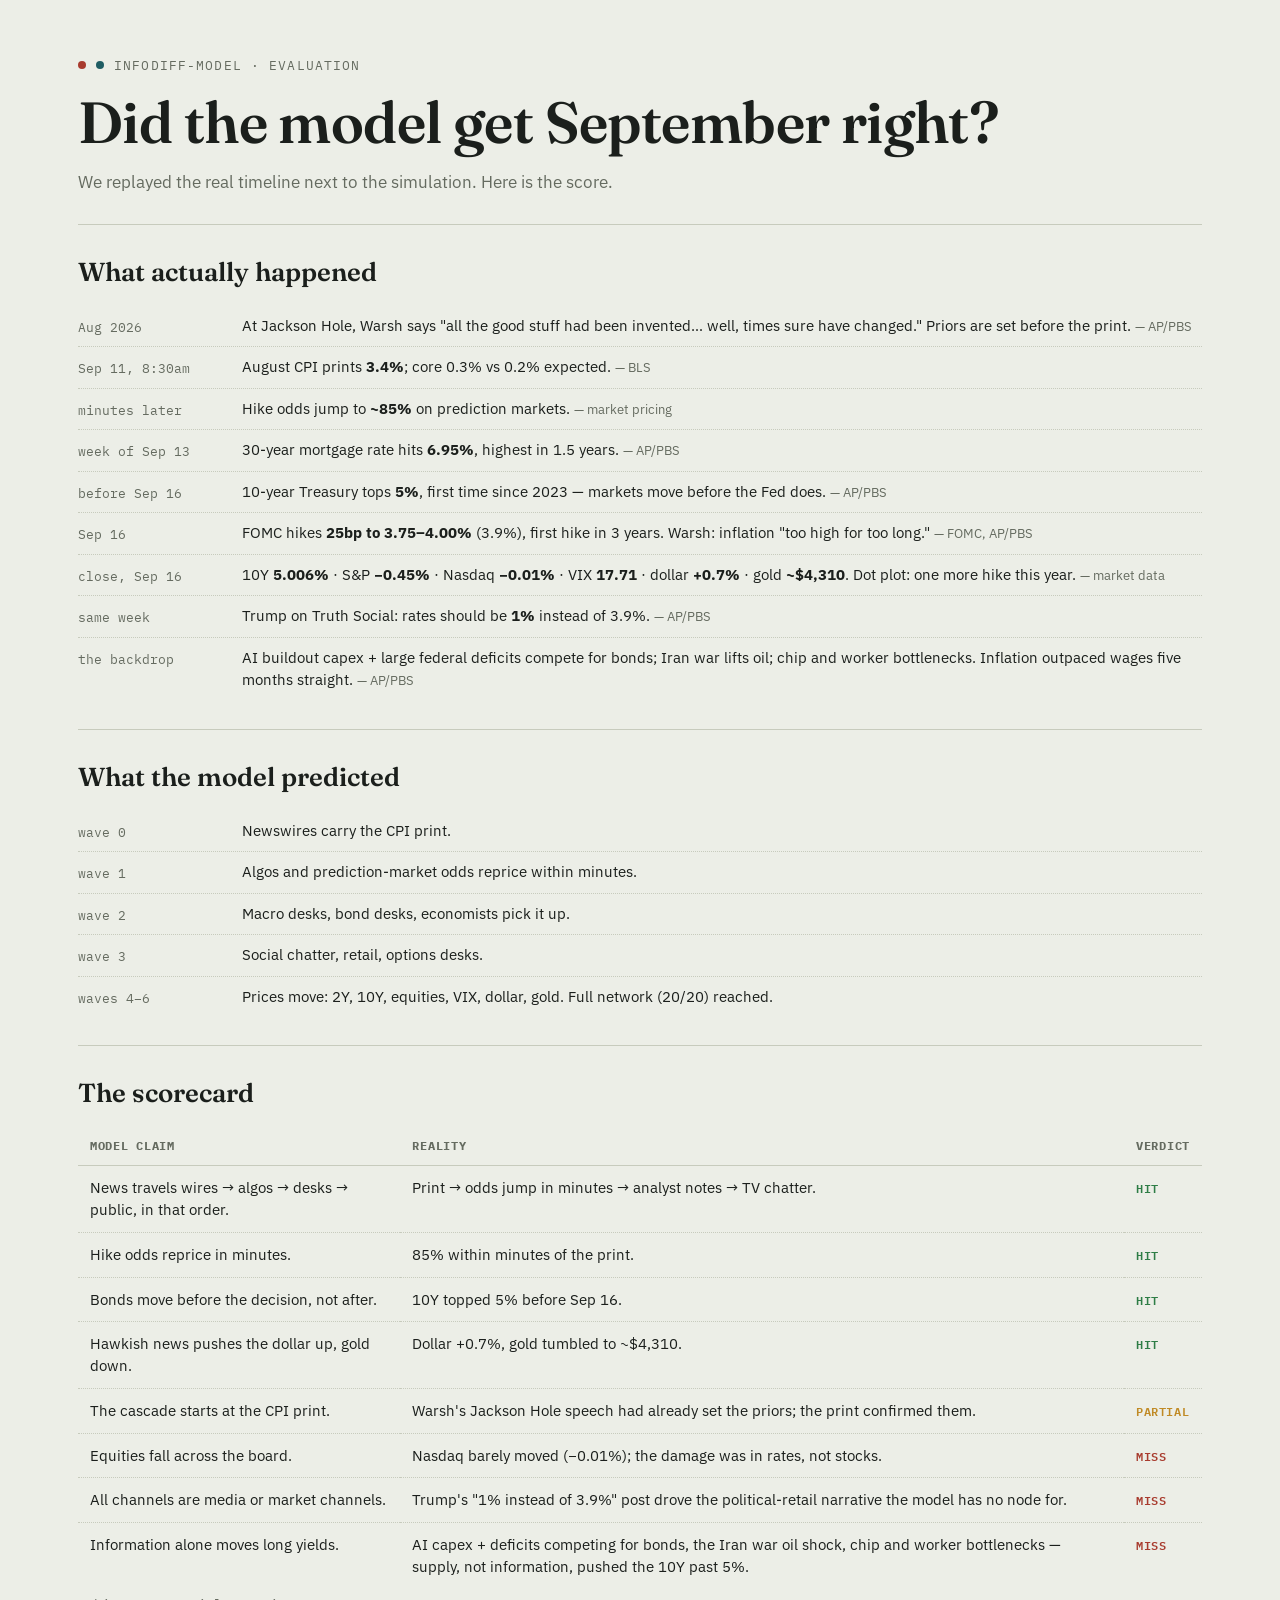
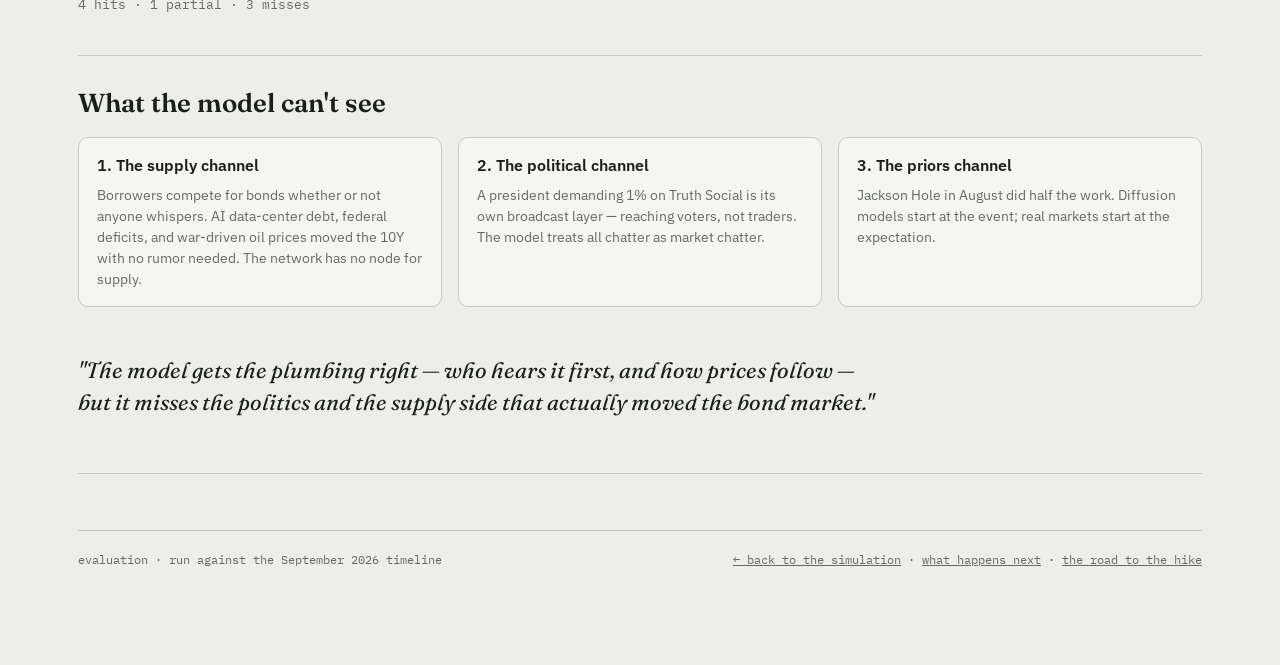
<file: docs/evaluation.html>
<!doctype html>
<html lang="en">
<head>
<meta charset="utf-8" />
<meta name="viewport" content="width=device-width, initial-scale=1" />
<title>Did the model get September right? · infodiff-model</title>
<meta name="description" content="An honest evaluation of the infodiff-model diffusion simulation against the real September 2026 CPI-to-rate-hike timeline." />
<link rel="preconnect" href="https://fonts.googleapis.com" />
<link rel="preconnect" href="https://fonts.gstatic.com" crossorigin />
<link href="https://fonts.googleapis.com/css2?family=Fraunces:ital,wght@0,500;0,600;1,500&family=IBM+Plex+Sans:wght@400;500;600&family=IBM+Plex+Mono:wght@400;500&display=swap" rel="stylesheet" />
<link rel="stylesheet" href="style.css" />
<style>
  .eval-section { padding: 28px 0; border-bottom: 1px solid var(--line); }
  .eval-section h2 { font-family: var(--font-display); font-size: 26px; font-weight: 600; margin: 0 0 14px; }
  .timeline-list { list-style: none; margin: 0; padding: 0; }
  .timeline-list li { display: grid; grid-template-columns: 150px 1fr; gap: 14px; padding: 9px 0; border-bottom: 1px dotted var(--line); }
  .timeline-list li:last-child { border-bottom: none; }
  .t-date { font-family: var(--font-mono); font-size: 12.5px; color: var(--muted); padding-top: 3px; }
  .t-body { font-size: 15px; }
  .t-body .src { color: var(--muted); font-size: 13px; }
  .scorecard { width: 100%; border-collapse: collapse; font-size: 14.5px; }
  .scorecard th { text-align: left; font-family: var(--font-mono); font-size: 12px; letter-spacing: .06em; text-transform: uppercase; color: var(--muted); padding: 10px 12px; border-bottom: 1px solid var(--line); }
  .scorecard td { padding: 11px 12px; border-bottom: 1px dotted var(--line); vertical-align: top; }
  .scorecard tr:last-child td { border-bottom: none; }
  .verdict { font-family: var(--font-mono); font-size: 12px; font-weight: 600; letter-spacing: .05em; white-space: nowrap; }
  .v-hit { color: #2e7d46; } .v-partial { color: var(--gold); } .v-miss { color: var(--hi); }
  .miss-grid { display: grid; grid-template-columns: repeat(auto-fit, minmax(260px, 1fr)); gap: 16px; }
  .miss-card { background: var(--paper-raised); border: 1px solid var(--line); border-radius: 10px; padding: 16px 18px; }
  .miss-card h3 { font-size: 15.5px; margin: 0 0 8px; font-weight: 600; }
  .miss-card p { font-size: 14px; color: var(--muted); margin: 0; }
  .bottomline { font-family: var(--font-display); font-size: 22px; font-style: italic; line-height: 1.45; padding: 26px 0 4px; max-width: 800px; }
  .score-big { font-family: var(--font-mono); font-size: 13px; color: var(--muted); margin-top: 6px; }
  @media (max-width: 640px) { .timeline-list li { grid-template-columns: 1fr; gap: 2px; } }
</style>
</head>
<body>
<div class="wrap">

  <header class="hero">
    <div class="eyebrow">
      <span class="dot-hi"></span><span class="dot-officer"></span>
      infodiff-model · evaluation
    </div>
    <h1>Did the model get September right?</h1>
    <p class="dek">
      We replayed the real timeline next to the simulation. Here is the score.
    </p>
  </header>

  <section class="eval-section">
    <h2>What actually happened</h2>
    <ul class="timeline-list">
      <li>
        <div class="t-date">Aug 2026</div>
        <div class="t-body">At Jackson Hole, Warsh says "all the good stuff had been invented… well, times sure have changed." Priors are set before the print. <span class="src">— AP/PBS</span></div>
      </li>
      <li>
        <div class="t-date">Sep 11, 8:30am</div>
        <div class="t-body">August CPI prints <strong>3.4%</strong>; core 0.3% vs 0.2% expected. <span class="src">— BLS</span></div>
      </li>
      <li>
        <div class="t-date">minutes later</div>
        <div class="t-body">Hike odds jump to <strong>~85%</strong> on prediction markets. <span class="src">— market pricing</span></div>
      </li>
      <li>
        <div class="t-date">week of Sep 13</div>
        <div class="t-body">30-year mortgage rate hits <strong>6.95%</strong>, highest in 1.5 years. <span class="src">— AP/PBS</span></div>
      </li>
      <li>
        <div class="t-date">before Sep 16</div>
        <div class="t-body">10-year Treasury tops <strong>5%</strong>, first time since 2023 — markets move before the Fed does. <span class="src">— AP/PBS</span></div>
      </li>
      <li>
        <div class="t-date">Sep 16</div>
        <div class="t-body">FOMC hikes <strong>25bp to 3.75–4.00%</strong> (3.9%), first hike in 3 years. Warsh: inflation "too high for too long." <span class="src">— FOMC, AP/PBS</span></div>
      </li>
      <li>
        <div class="t-date">close, Sep 16</div>
        <div class="t-body">10Y <strong>5.006%</strong> · S&amp;P <strong>−0.45%</strong> · Nasdaq <strong>−0.01%</strong> · VIX <strong>17.71</strong> · dollar <strong>+0.7%</strong> · gold <strong>~$4,310</strong>. Dot plot: one more hike this year. <span class="src">— market data</span></div>
      </li>
      <li>
        <div class="t-date">same week</div>
        <div class="t-body">Trump on Truth Social: rates should be <strong>1%</strong> instead of 3.9%. <span class="src">— AP/PBS</span></div>
      </li>
      <li>
        <div class="t-date">the backdrop</div>
        <div class="t-body">AI buildout capex + large federal deficits compete for bonds; Iran war lifts oil; chip and worker bottlenecks. Inflation outpaced wages five months straight. <span class="src">— AP/PBS</span></div>
      </li>
    </ul>
  </section>

  <section class="eval-section">
    <h2>What the model predicted</h2>
    <ul class="timeline-list">
      <li>
        <div class="t-date">wave 0</div>
        <div class="t-body">Newswires carry the CPI print.</div>
      </li>
      <li>
        <div class="t-date">wave 1</div>
        <div class="t-body">Algos and prediction-market odds reprice within minutes.</div>
      </li>
      <li>
        <div class="t-date">wave 2</div>
        <div class="t-body">Macro desks, bond desks, economists pick it up.</div>
      </li>
      <li>
        <div class="t-date">wave 3</div>
        <div class="t-body">Social chatter, retail, options desks.</div>
      </li>
      <li>
        <div class="t-date">waves 4–6</div>
        <div class="t-body">Prices move: 2Y, 10Y, equities, VIX, dollar, gold. Full network (20/20) reached.</div>
      </li>
    </ul>
  </section>

  <section class="eval-section">
    <h2>The scorecard</h2>
    <table class="scorecard">
      <thead><tr><th>Model claim</th><th>Reality</th><th>Verdict</th></tr></thead>
      <tbody>
        <tr>
          <td>News travels wires → algos → desks → public, in that order.</td>
          <td>Print → odds jump in minutes → analyst notes → TV chatter.</td>
          <td><span class="verdict v-hit">HIT</span></td>
        </tr>
        <tr>
          <td>Hike odds reprice in minutes.</td>
          <td>85% within minutes of the print.</td>
          <td><span class="verdict v-hit">HIT</span></td>
        </tr>
        <tr>
          <td>Bonds move before the decision, not after.</td>
          <td>10Y topped 5% before Sep 16.</td>
          <td><span class="verdict v-hit">HIT</span></td>
        </tr>
        <tr>
          <td>Hawkish news pushes the dollar up, gold down.</td>
          <td>Dollar +0.7%, gold tumbled to ~$4,310.</td>
          <td><span class="verdict v-hit">HIT</span></td>
        </tr>
        <tr>
          <td>The cascade starts at the CPI print.</td>
          <td>Warsh's Jackson Hole speech had already set the priors; the print confirmed them.</td>
          <td><span class="verdict v-partial">PARTIAL</span></td>
        </tr>
        <tr>
          <td>Equities fall across the board.</td>
          <td>Nasdaq barely moved (−0.01%); the damage was in rates, not stocks.</td>
          <td><span class="verdict v-miss">MISS</span></td>
        </tr>
        <tr>
          <td>All channels are media or market channels.</td>
          <td>Trump's "1% instead of 3.9%" post drove the political-retail narrative the model has no node for.</td>
          <td><span class="verdict v-miss">MISS</span></td>
        </tr>
        <tr>
          <td>Information alone moves long yields.</td>
          <td>AI capex + deficits competing for bonds, the Iran war oil shock, chip and worker bottlenecks — supply, not information, pushed the 10Y past 5%.</td>
          <td><span class="verdict v-miss">MISS</span></td>
        </tr>
      </tbody>
    </table>
    <p class="score-big">4 hits · 1 partial · 3 misses</p>
  </section>

  <section class="eval-section">
    <h2>What the model can't see</h2>
    <div class="miss-grid">
      <div class="miss-card">
        <h3>1. The supply channel</h3>
        <p>Borrowers compete for bonds whether or not anyone whispers. AI data-center debt, federal deficits, and war-driven oil prices moved the 10Y with no rumor needed. The network has no node for supply.</p>
      </div>
      <div class="miss-card">
        <h3>2. The political channel</h3>
        <p>A president demanding 1% on Truth Social is its own broadcast layer — reaching voters, not traders. The model treats all chatter as market chatter.</p>
      </div>
      <div class="miss-card">
        <h3>3. The priors channel</h3>
        <p>Jackson Hole in August did half the work. Diffusion models start at the event; real markets start at the expectation.</p>
      </div>
    </div>
    <p class="bottomline">
      "The model gets the plumbing right — who hears it first, and how prices follow — but it misses the politics and the supply side that actually moved the bond market."
    </p>
  </section>

  <footer>
    <span>evaluation · run against the September 2026 timeline</span>
    <span><a href="index.html">← back to the simulation</a> · <a href="next.html">what happens next</a> · <a href="timeline.html">the road to the hike</a></span>
  </footer>

</div>
</body>
</html>
</file>
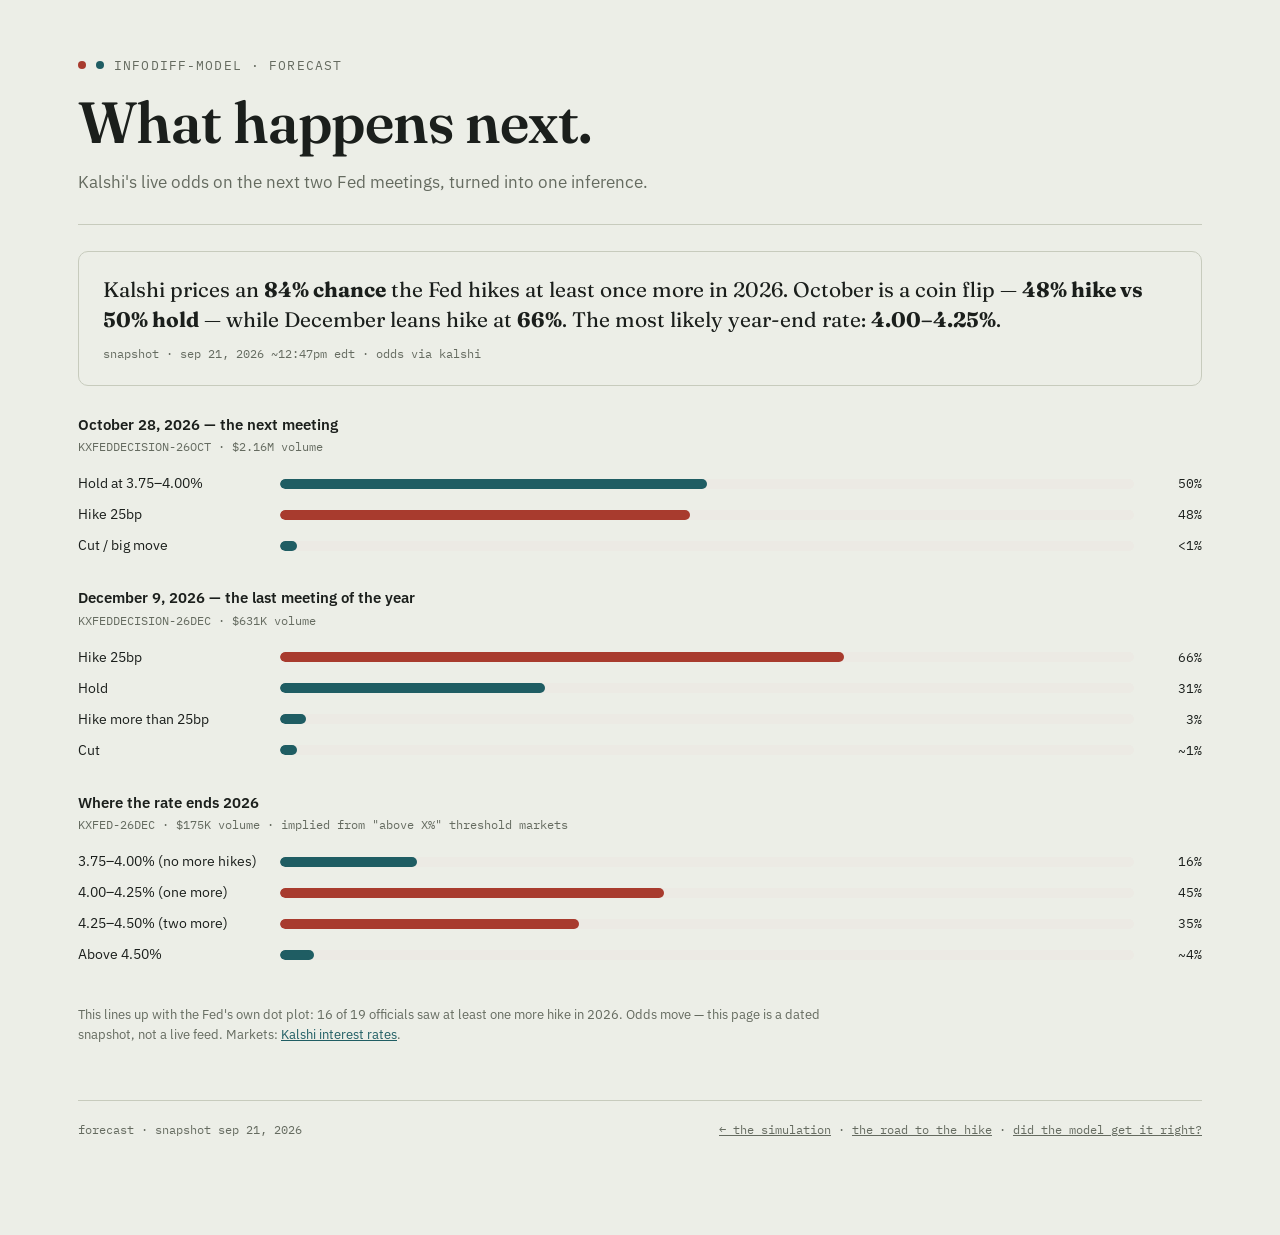
<file: docs/next.html>
<!doctype html>
<html lang="en">
<head>
<meta charset="utf-8" />
<meta name="viewport" content="width=device-width, initial-scale=1" />
<title>What happens next · infodiff-model</title>
<meta name="description" content="Kalshi prediction-market odds on the next Fed decisions, turned into one inference." />
<link rel="preconnect" href="https://fonts.googleapis.com" />
<link rel="preconnect" href="https://fonts.gstatic.com" crossorigin />
<link href="https://fonts.googleapis.com/css2?family=Fraunces:ital,wght@0,500;0,600;1,500&family=IBM+Plex+Sans:wght@400;500;600&family=IBM+Plex+Mono:wght@400;500&display=swap" rel="stylesheet" />
<link rel="stylesheet" href="style.css" />
<style>
  .nx-inference {
    background: var(--card); border: 1px solid var(--line); border-radius: 10px;
    padding: 22px 24px; margin: 26px 0 8px;
  }
  .nx-inference p { font-family: var(--font-display); font-size: 21px; line-height: 1.45; margin: 0; }
  .nx-inference .src { font-family: var(--font-mono); font-size: 12px; color: var(--muted); margin-top: 10px; }
  .nx-meet { padding: 20px 0 6px; }
  .nx-meet h2 { font-size: 15px; font-weight: 600; margin: 0 0 2px; }
  .nx-meet .meta { font-family: var(--font-mono); font-size: 12px; color: var(--muted); margin-bottom: 12px; }
  .nx-row { display: grid; grid-template-columns: 190px 1fr 56px; gap: 12px; align-items: center; padding: 5px 0; }
  .nx-label { font-size: 14px; }
  .nx-bar { height: 10px; background: #eceae4; border-radius: 5px; overflow: hidden; }
  .nx-bar i { display: block; height: 100%; background: var(--officer); border-radius: 5px; }
  .nx-bar i.hot { background: var(--hi); }
  .nx-pct { font-family: var(--font-mono); font-size: 13px; text-align: right; }
  .nx-note { font-size: 13px; color: var(--muted); padding: 16px 0 0; max-width: 760px; }
  @media (max-width: 640px) { .nx-row { grid-template-columns: 130px 1fr 48px; } }
</style>
</head>
<body>
<div class="wrap">

  <header class="hero">
    <div class="eyebrow">
      <span class="dot-hi"></span><span class="dot-officer"></span>
      infodiff-model · forecast
    </div>
    <h1>What happens next.</h1>
    <p class="dek">
      Kalshi's live odds on the next two Fed meetings, turned into one inference.
    </p>
  </header>

  <div class="nx-inference">
    <p>Kalshi prices an <strong>84% chance</strong> the Fed hikes at least once more in 2026. October is a coin flip — <strong>48% hike vs 50% hold</strong> — while December leans hike at <strong>66%</strong>. The most likely year-end rate: <strong>4.00–4.25%</strong>.</p>
    <div class="src">snapshot · sep 21, 2026 ~12:47pm edt · odds via kalshi</div>
  </div>

  <div class="nx-meet">
    <h2>October 28, 2026 — the next meeting</h2>
    <div class="meta">KXFEDDECISION-26OCT · $2.16M volume</div>
    <div class="nx-row"><div class="nx-label">Hold at 3.75–4.00%</div><div class="nx-bar"><i style="width:50%"></i></div><div class="nx-pct">50%</div></div>
    <div class="nx-row"><div class="nx-label">Hike 25bp</div><div class="nx-bar"><i class="hot" style="width:48%"></i></div><div class="nx-pct">48%</div></div>
    <div class="nx-row"><div class="nx-label">Cut / big move</div><div class="nx-bar"><i style="width:2%"></i></div><div class="nx-pct">&lt;1%</div></div>
  </div>

  <div class="nx-meet">
    <h2>December 9, 2026 — the last meeting of the year</h2>
    <div class="meta">KXFEDDECISION-26DEC · $631K volume</div>
    <div class="nx-row"><div class="nx-label">Hike 25bp</div><div class="nx-bar"><i class="hot" style="width:66%"></i></div><div class="nx-pct">66%</div></div>
    <div class="nx-row"><div class="nx-label">Hold</div><div class="nx-bar"><i style="width:31%"></i></div><div class="nx-pct">31%</div></div>
    <div class="nx-row"><div class="nx-label">Hike more than 25bp</div><div class="nx-bar"><i style="width:3%"></i></div><div class="nx-pct">3%</div></div>
    <div class="nx-row"><div class="nx-label">Cut</div><div class="nx-bar"><i style="width:2%"></i></div><div class="nx-pct">~1%</div></div>
  </div>

  <div class="nx-meet">
    <h2>Where the rate ends 2026</h2>
    <div class="meta">KXFED-26DEC · $175K volume · implied from "above X%" threshold markets</div>
    <div class="nx-row"><div class="nx-label">3.75–4.00% (no more hikes)</div><div class="nx-bar"><i style="width:16%"></i></div><div class="nx-pct">16%</div></div>
    <div class="nx-row"><div class="nx-label">4.00–4.25% (one more)</div><div class="nx-bar"><i class="hot" style="width:45%"></i></div><div class="nx-pct">45%</div></div>
    <div class="nx-row"><div class="nx-label">4.25–4.50% (two more)</div><div class="nx-bar"><i class="hot" style="width:35%"></i></div><div class="nx-pct">35%</div></div>
    <div class="nx-row"><div class="nx-label">Above 4.50%</div><div class="nx-bar"><i style="width:4%"></i></div><div class="nx-pct">~4%</div></div>
  </div>

  <p class="nx-note">
    This lines up with the Fed's own dot plot: 16 of 19 officials saw at least one more hike in 2026.
    Odds move — this page is a dated snapshot, not a live feed.
    Markets: <a href="https://kalshi.com/category/financials/interest-rates">Kalshi interest rates</a>.
  </p>

  <footer>
    <span>forecast · snapshot sep 21, 2026</span>
    <span><a href="index.html">← the simulation</a> · <a href="timeline.html">the road to the hike</a> · <a href="evaluation.html">did the model get it right?</a></span>
  </footer>

</div>
</body>
</html>
</file>
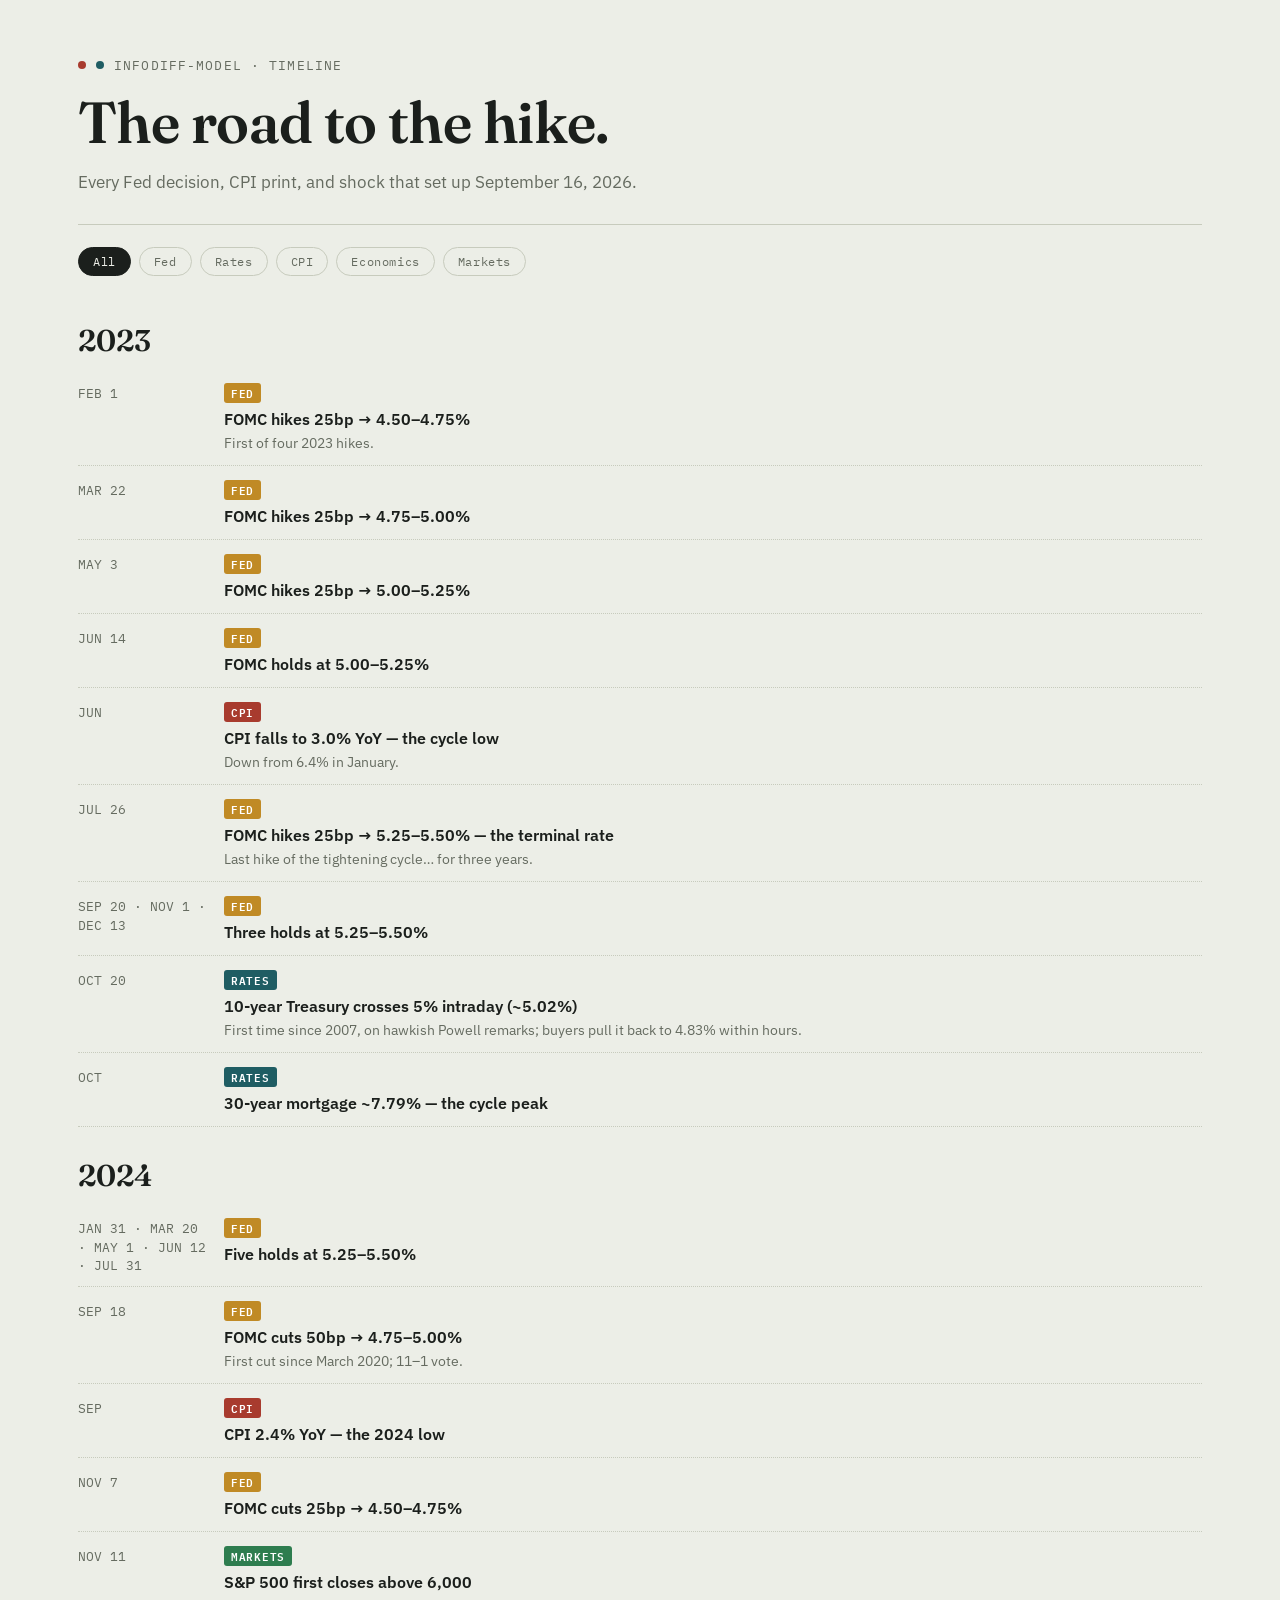
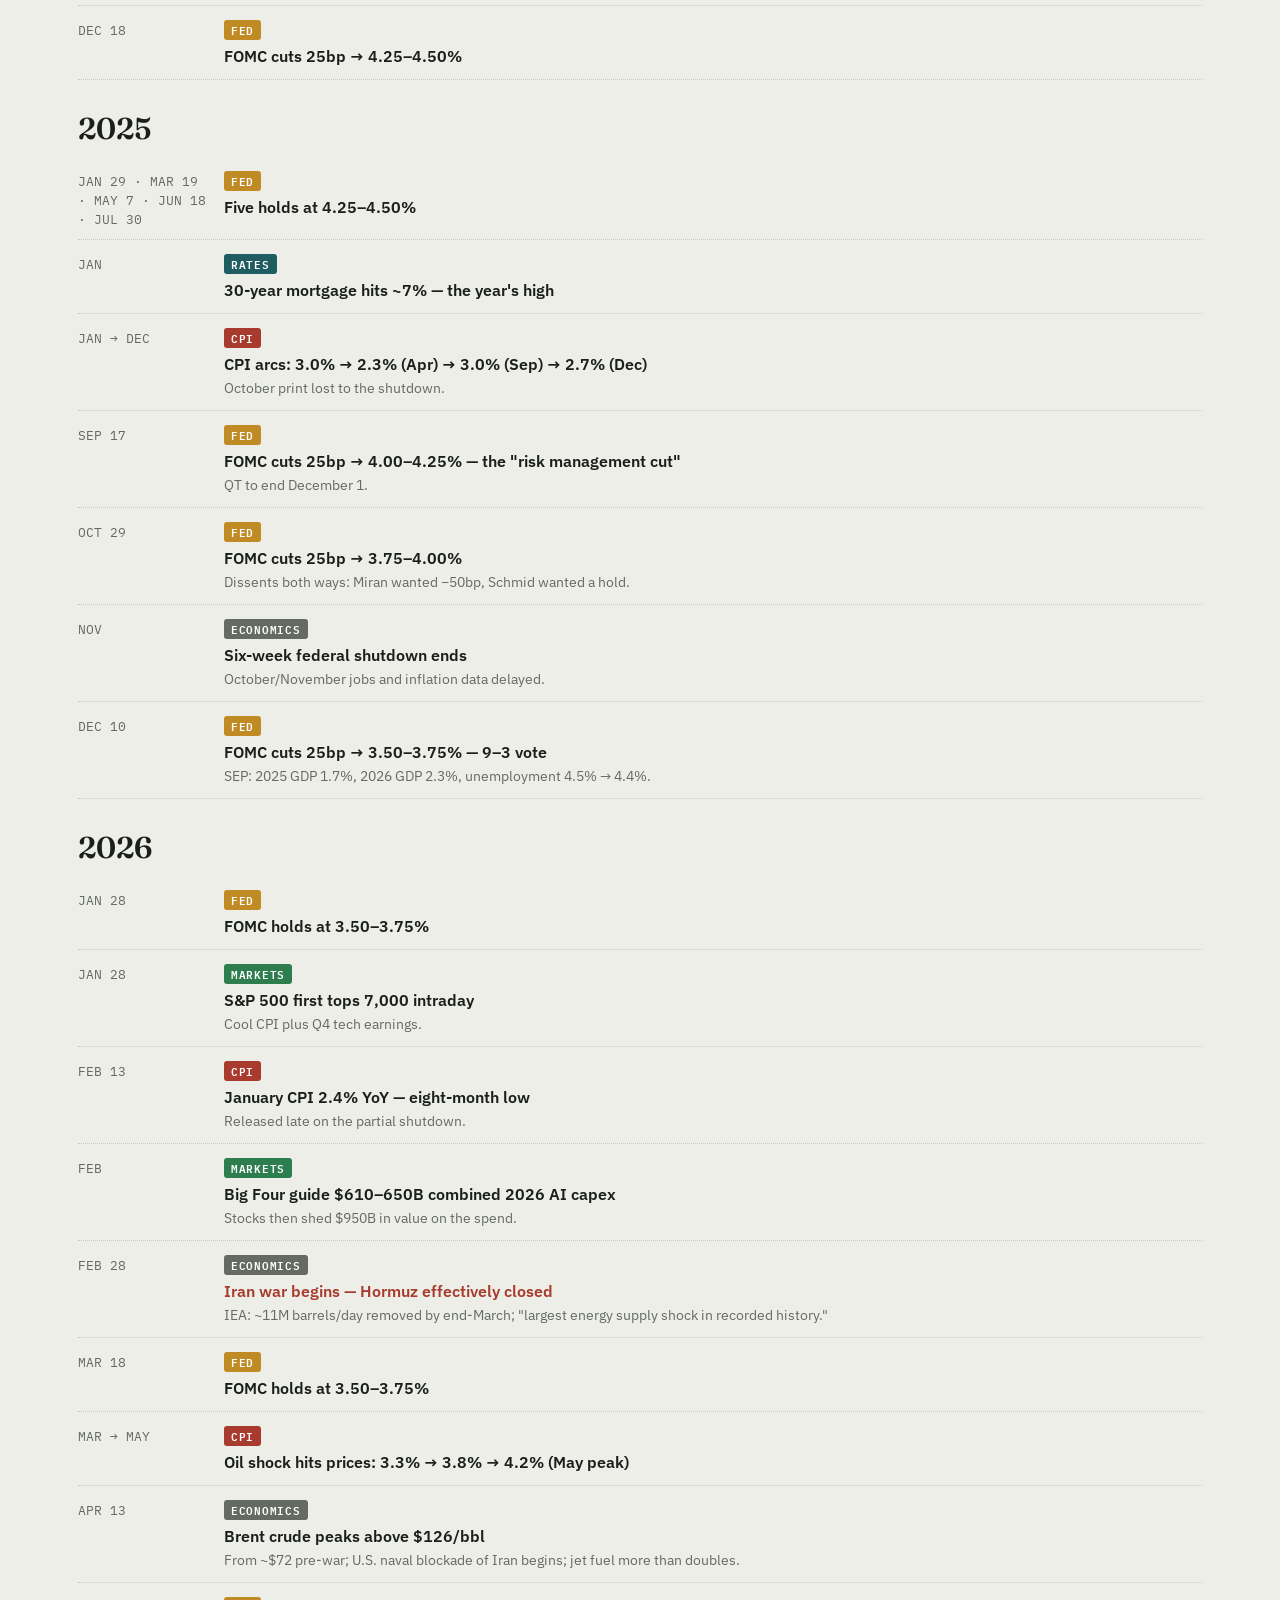
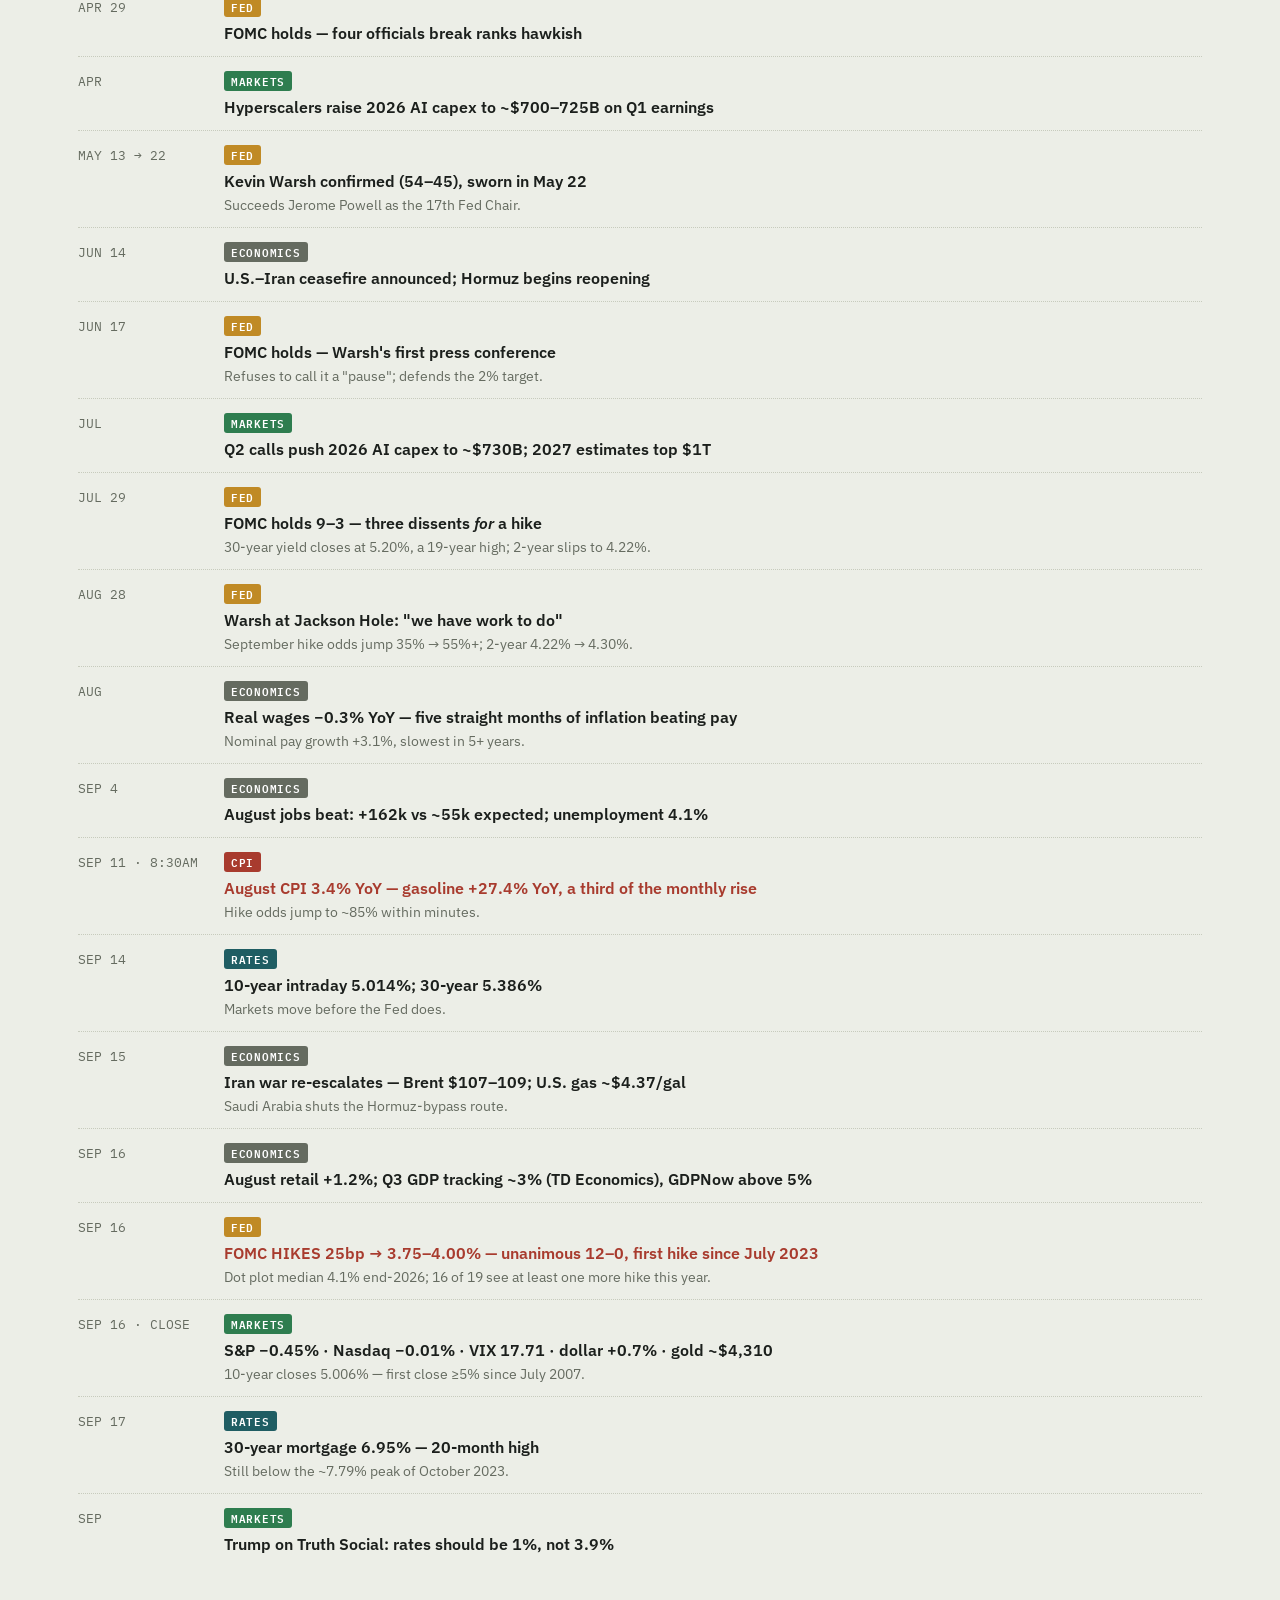
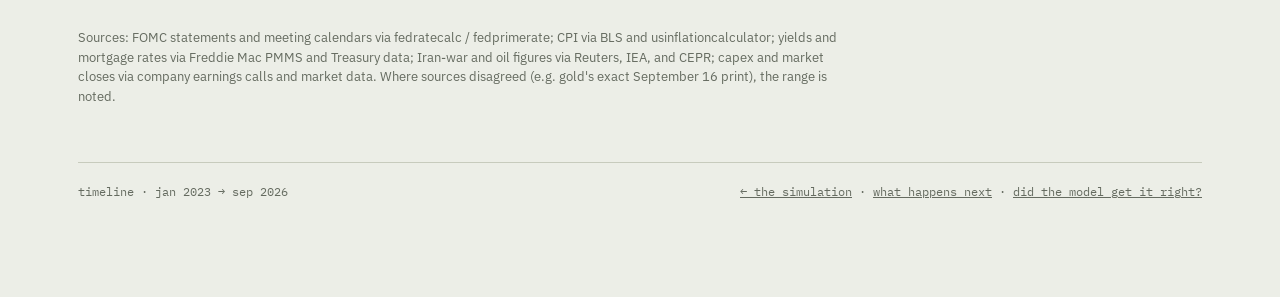
<file: docs/timeline.html>
<!doctype html>
<html lang="en">
<head>
<meta charset="utf-8" />
<meta name="viewport" content="width=device-width, initial-scale=1" />
<title>The road to the hike · infodiff-model</title>
<meta name="description" content="Every Fed decision, CPI print, and macro shock from 2023 to the September 16, 2026 rate hike." />
<link rel="preconnect" href="https://fonts.googleapis.com" />
<link rel="preconnect" href="https://fonts.gstatic.com" crossorigin />
<link href="https://fonts.googleapis.com/css2?family=Fraunces:ital,wght@0,500;0,600;1,500&family=IBM+Plex+Sans:wght@400;500;600&family=IBM+Plex+Mono:wght@400;500&display=swap" rel="stylesheet" />
<link rel="stylesheet" href="style.css" />
<style>
  .tl-filters { display: flex; flex-wrap: wrap; gap: 8px; padding: 22px 0 6px; }
  .tl-filter {
    font-family: var(--font-mono); font-size: 12px; letter-spacing: .05em;
    background: transparent; border: 1px solid var(--line); border-radius: 20px;
    padding: 6px 14px; color: var(--muted); cursor: pointer;
  }
  .tl-filter.active { background: var(--ink); border-color: var(--ink); color: var(--paper); }
  .tl { list-style: none; margin: 0; padding: 10px 0 30px; }
  .tl-year {
    font-family: var(--font-display); font-size: 30px; font-weight: 600;
    padding: 26px 0 6px;
  }
  .tl-item {
    display: grid; grid-template-columns: 130px 1fr; gap: 16px;
    padding: 11px 0; border-bottom: 1px dotted var(--line);
  }
  .tl-item:last-child { border-bottom: none; }
  .tl-item.hidden { display: none; }
  .tl-date { font-family: var(--font-mono); font-size: 12.5px; color: var(--muted); padding-top: 4px; }
  .tl-tag {
    display: inline-block; font-family: var(--font-mono); font-size: 10.5px; font-weight: 600;
    letter-spacing: .07em; text-transform: uppercase; border-radius: 3px;
    padding: 2px 7px; margin-bottom: 5px; color: #fff;
  }
  .tl-tag.fed { background: var(--gold); }
  .tl-tag.rates { background: var(--officer); }
  .tl-tag.cpi { background: var(--hi); }
  .tl-tag.econ { background: #656b60; }
  .tl-tag.markets { background: #2e7d4f; }
  .tl-head { font-size: 15.5px; font-weight: 600; }
  .tl-head .flag { color: var(--hi); }
  .tl-sub { font-size: 14px; color: var(--muted); margin-top: 2px; }
  .tl-note { font-size: 13px; color: var(--muted); padding: 18px 0 0; max-width: 760px; }
  @media (max-width: 640px) { .tl-item { grid-template-columns: 1fr; gap: 2px; } }
</style>
</head>
<body>
<div class="wrap">

  <header class="hero">
    <div class="eyebrow">
      <span class="dot-hi"></span><span class="dot-officer"></span>
      infodiff-model · timeline
    </div>
    <h1>The road to the hike.</h1>
    <p class="dek">
      Every Fed decision, CPI print, and shock that set up September 16, 2026.
    </p>
  </header>

  <div class="tl-filters" id="tl-filters" aria-label="Filter timeline">
    <button class="tl-filter active" data-f="all">All</button>
    <button class="tl-filter" data-f="fed">Fed</button>
    <button class="tl-filter" data-f="rates">Rates</button>
    <button class="tl-filter" data-f="cpi">CPI</button>
    <button class="tl-filter" data-f="econ">Economics</button>
    <button class="tl-filter" data-f="markets">Markets</button>
  </div>

  <ul class="tl" id="tl">
    <li class="tl-year">2023</li>
    <li class="tl-item" data-cat="fed"><div class="tl-date">FEB 1</div><div><span class="tl-tag fed">Fed</span><div class="tl-head">FOMC hikes 25bp → 4.50–4.75%</div><div class="tl-sub">First of four 2023 hikes.</div></div></li>
    <li class="tl-item" data-cat="fed"><div class="tl-date">MAR 22</div><div><span class="tl-tag fed">Fed</span><div class="tl-head">FOMC hikes 25bp → 4.75–5.00%</div></div></li>
    <li class="tl-item" data-cat="fed"><div class="tl-date">MAY 3</div><div><span class="tl-tag fed">Fed</span><div class="tl-head">FOMC hikes 25bp → 5.00–5.25%</div></div></li>
    <li class="tl-item" data-cat="fed"><div class="tl-date">JUN 14</div><div><span class="tl-tag fed">Fed</span><div class="tl-head">FOMC holds at 5.00–5.25%</div></div></li>
    <li class="tl-item" data-cat="cpi"><div class="tl-date">JUN</div><div><span class="tl-tag cpi">CPI</span><div class="tl-head">CPI falls to 3.0% YoY — the cycle low</div><div class="tl-sub">Down from 6.4% in January.</div></div></li>
    <li class="tl-item" data-cat="fed"><div class="tl-date">JUL 26</div><div><span class="tl-tag fed">Fed</span><div class="tl-head">FOMC hikes 25bp → 5.25–5.50% — the terminal rate</div><div class="tl-sub">Last hike of the tightening cycle… for three years.</div></div></li>
    <li class="tl-item" data-cat="fed"><div class="tl-date">SEP 20 · NOV 1 · DEC 13</div><div><span class="tl-tag fed">Fed</span><div class="tl-head">Three holds at 5.25–5.50%</div></div></li>
    <li class="tl-item" data-cat="rates"><div class="tl-date">OCT 20</div><div><span class="tl-tag rates">Rates</span><div class="tl-head">10-year Treasury crosses 5% intraday (~5.02%)</div><div class="tl-sub">First time since 2007, on hawkish Powell remarks; buyers pull it back to 4.83% within hours.</div></div></li>
    <li class="tl-item" data-cat="rates"><div class="tl-date">OCT</div><div><span class="tl-tag rates">Rates</span><div class="tl-head">30-year mortgage ~7.79% — the cycle peak</div></div></li>

    <li class="tl-year">2024</li>
    <li class="tl-item" data-cat="fed"><div class="tl-date">JAN 31 · MAR 20 · MAY 1 · JUN 12 · JUL 31</div><div><span class="tl-tag fed">Fed</span><div class="tl-head">Five holds at 5.25–5.50%</div></div></li>
    <li class="tl-item" data-cat="fed"><div class="tl-date">SEP 18</div><div><span class="tl-tag fed">Fed</span><div class="tl-head">FOMC cuts 50bp → 4.75–5.00%</div><div class="tl-sub">First cut since March 2020; 11–1 vote.</div></div></li>
    <li class="tl-item" data-cat="cpi"><div class="tl-date">SEP</div><div><span class="tl-tag cpi">CPI</span><div class="tl-head">CPI 2.4% YoY — the 2024 low</div></div></li>
    <li class="tl-item" data-cat="fed"><div class="tl-date">NOV 7</div><div><span class="tl-tag fed">Fed</span><div class="tl-head">FOMC cuts 25bp → 4.50–4.75%</div></div></li>
    <li class="tl-item" data-cat="markets"><div class="tl-date">NOV 11</div><div><span class="tl-tag markets">Markets</span><div class="tl-head">S&amp;P 500 first closes above 6,000</div></div></li>
    <li class="tl-item" data-cat="fed"><div class="tl-date">DEC 18</div><div><span class="tl-tag fed">Fed</span><div class="tl-head">FOMC cuts 25bp → 4.25–4.50%</div></div></li>

    <li class="tl-year">2025</li>
    <li class="tl-item" data-cat="fed"><div class="tl-date">JAN 29 · MAR 19 · MAY 7 · JUN 18 · JUL 30</div><div><span class="tl-tag fed">Fed</span><div class="tl-head">Five holds at 4.25–4.50%</div></div></li>
    <li class="tl-item" data-cat="rates"><div class="tl-date">JAN</div><div><span class="tl-tag rates">Rates</span><div class="tl-head">30-year mortgage hits ~7% — the year's high</div></div></li>
    <li class="tl-item" data-cat="cpi"><div class="tl-date">JAN → DEC</div><div><span class="tl-tag cpi">CPI</span><div class="tl-head">CPI arcs: 3.0% → 2.3% (Apr) → 3.0% (Sep) → 2.7% (Dec)</div><div class="tl-sub">October print lost to the shutdown.</div></div></li>
    <li class="tl-item" data-cat="fed"><div class="tl-date">SEP 17</div><div><span class="tl-tag fed">Fed</span><div class="tl-head">FOMC cuts 25bp → 4.00–4.25% — the "risk management cut"</div><div class="tl-sub">QT to end December 1.</div></div></li>
    <li class="tl-item" data-cat="fed"><div class="tl-date">OCT 29</div><div><span class="tl-tag fed">Fed</span><div class="tl-head">FOMC cuts 25bp → 3.75–4.00%</div><div class="tl-sub">Dissents both ways: Miran wanted −50bp, Schmid wanted a hold.</div></div></li>
    <li class="tl-item" data-cat="econ"><div class="tl-date">NOV</div><div><span class="tl-tag econ">Economics</span><div class="tl-head">Six-week federal shutdown ends</div><div class="tl-sub">October/November jobs and inflation data delayed.</div></div></li>
    <li class="tl-item" data-cat="fed"><div class="tl-date">DEC 10</div><div><span class="tl-tag fed">Fed</span><div class="tl-head">FOMC cuts 25bp → 3.50–3.75% — 9–3 vote</div><div class="tl-sub">SEP: 2025 GDP 1.7%, 2026 GDP 2.3%, unemployment 4.5% → 4.4%.</div></div></li>

    <li class="tl-year">2026</li>
    <li class="tl-item" data-cat="fed"><div class="tl-date">JAN 28</div><div><span class="tl-tag fed">Fed</span><div class="tl-head">FOMC holds at 3.50–3.75%</div></div></li>
    <li class="tl-item" data-cat="markets"><div class="tl-date">JAN 28</div><div><span class="tl-tag markets">Markets</span><div class="tl-head">S&amp;P 500 first tops 7,000 intraday</div><div class="tl-sub">Cool CPI plus Q4 tech earnings.</div></div></li>
    <li class="tl-item" data-cat="cpi"><div class="tl-date">FEB 13</div><div><span class="tl-tag cpi">CPI</span><div class="tl-head">January CPI 2.4% YoY — eight-month low</div><div class="tl-sub">Released late on the partial shutdown.</div></div></li>
    <li class="tl-item" data-cat="markets"><div class="tl-date">FEB</div><div><span class="tl-tag markets">Markets</span><div class="tl-head">Big Four guide $610–650B combined 2026 AI capex</div><div class="tl-sub">Stocks then shed $950B in value on the spend.</div></div></li>
    <li class="tl-item" data-cat="econ"><div class="tl-date">FEB 28</div><div><span class="tl-tag econ">Economics</span><div class="tl-head"><span class="flag">Iran war begins — Hormuz effectively closed</span></div><div class="tl-sub">IEA: ~11M barrels/day removed by end-March; "largest energy supply shock in recorded history."</div></div></li>
    <li class="tl-item" data-cat="fed"><div class="tl-date">MAR 18</div><div><span class="tl-tag fed">Fed</span><div class="tl-head">FOMC holds at 3.50–3.75%</div></div></li>
    <li class="tl-item" data-cat="cpi"><div class="tl-date">MAR → MAY</div><div><span class="tl-tag cpi">CPI</span><div class="tl-head">Oil shock hits prices: 3.3% → 3.8% → 4.2% (May peak)</div></div></li>
    <li class="tl-item" data-cat="econ"><div class="tl-date">APR 13</div><div><span class="tl-tag econ">Economics</span><div class="tl-head">Brent crude peaks above $126/bbl</div><div class="tl-sub">From ~$72 pre-war; U.S. naval blockade of Iran begins; jet fuel more than doubles.</div></div></li>
    <li class="tl-item" data-cat="fed"><div class="tl-date">APR 29</div><div><span class="tl-tag fed">Fed</span><div class="tl-head">FOMC holds — four officials break ranks hawkish</div></div></li>
    <li class="tl-item" data-cat="markets"><div class="tl-date">APR</div><div><span class="tl-tag markets">Markets</span><div class="tl-head">Hyperscalers raise 2026 AI capex to ~$700–725B on Q1 earnings</div></div></li>
    <li class="tl-item" data-cat="fed"><div class="tl-date">MAY 13 → 22</div><div><span class="tl-tag fed">Fed</span><div class="tl-head">Kevin Warsh confirmed (54–45), sworn in May 22</div><div class="tl-sub">Succeeds Jerome Powell as the 17th Fed Chair.</div></div></li>
    <li class="tl-item" data-cat="econ"><div class="tl-date">JUN 14</div><div><span class="tl-tag econ">Economics</span><div class="tl-head">U.S.–Iran ceasefire announced; Hormuz begins reopening</div></div></li>
    <li class="tl-item" data-cat="fed"><div class="tl-date">JUN 17</div><div><span class="tl-tag fed">Fed</span><div class="tl-head">FOMC holds — Warsh's first press conference</div><div class="tl-sub">Refuses to call it a "pause"; defends the 2% target.</div></div></li>
    <li class="tl-item" data-cat="markets"><div class="tl-date">JUL</div><div><span class="tl-tag markets">Markets</span><div class="tl-head">Q2 calls push 2026 AI capex to ~$730B; 2027 estimates top $1T</div></div></li>
    <li class="tl-item" data-cat="fed"><div class="tl-date">JUL 29</div><div><span class="tl-tag fed">Fed</span><div class="tl-head">FOMC holds 9–3 — three dissents <em>for</em> a hike</div><div class="tl-sub">30-year yield closes at 5.20%, a 19-year high; 2-year slips to 4.22%.</div></div></li>
    <li class="tl-item" data-cat="fed"><div class="tl-date">AUG 28</div><div><span class="tl-tag fed">Fed</span><div class="tl-head">Warsh at Jackson Hole: "we have work to do"</div><div class="tl-sub">September hike odds jump 35% → 55%+; 2-year 4.22% → 4.30%.</div></div></li>
    <li class="tl-item" data-cat="econ"><div class="tl-date">AUG</div><div><span class="tl-tag econ">Economics</span><div class="tl-head">Real wages −0.3% YoY — five straight months of inflation beating pay</div><div class="tl-sub">Nominal pay growth +3.1%, slowest in 5+ years.</div></div></li>
    <li class="tl-item" data-cat="econ"><div class="tl-date">SEP 4</div><div><span class="tl-tag econ">Economics</span><div class="tl-head">August jobs beat: +162k vs ~55k expected; unemployment 4.1%</div></div></li>
    <li class="tl-item" data-cat="cpi"><div class="tl-date">SEP 11 · 8:30AM</div><div><span class="tl-tag cpi">CPI</span><div class="tl-head"><span class="flag">August CPI 3.4% YoY — gasoline +27.4% YoY, a third of the monthly rise</span></div><div class="tl-sub">Hike odds jump to ~85% within minutes.</div></div></li>
    <li class="tl-item" data-cat="rates"><div class="tl-date">SEP 14</div><div><span class="tl-tag rates">Rates</span><div class="tl-head">10-year intraday 5.014%; 30-year 5.386%</div><div class="tl-sub">Markets move before the Fed does.</div></div></li>
    <li class="tl-item" data-cat="econ"><div class="tl-date">SEP 15</div><div><span class="tl-tag econ">Economics</span><div class="tl-head">Iran war re-escalates — Brent $107–109; U.S. gas ~$4.37/gal</div><div class="tl-sub">Saudi Arabia shuts the Hormuz-bypass route.</div></div></li>
    <li class="tl-item" data-cat="econ"><div class="tl-date">SEP 16</div><div><span class="tl-tag econ">Economics</span><div class="tl-head">August retail +1.2%; Q3 GDP tracking ~3% (TD Economics), GDPNow above 5%</div></div></li>
    <li class="tl-item" data-cat="fed"><div class="tl-date">SEP 16</div><div><span class="tl-tag fed">Fed</span><div class="tl-head"><span class="flag">FOMC HIKES 25bp → 3.75–4.00% — unanimous 12–0, first hike since July 2023</span></div><div class="tl-sub">Dot plot median 4.1% end-2026; 16 of 19 see at least one more hike this year.</div></div></li>
    <li class="tl-item" data-cat="markets"><div class="tl-date">SEP 16 · CLOSE</div><div><span class="tl-tag markets">Markets</span><div class="tl-head">S&amp;P −0.45% · Nasdaq −0.01% · VIX 17.71 · dollar +0.7% · gold ~$4,310</div><div class="tl-sub">10-year closes 5.006% — first close ≥5% since July 2007.</div></div></li>
    <li class="tl-item" data-cat="rates"><div class="tl-date">SEP 17</div><div><span class="tl-tag rates">Rates</span><div class="tl-head">30-year mortgage 6.95% — 20-month high</div><div class="tl-sub">Still below the ~7.79% peak of October 2023.</div></div></li>
    <li class="tl-item" data-cat="markets"><div class="tl-date">SEP</div><div><span class="tl-tag markets">Markets</span><div class="tl-head">Trump on Truth Social: rates should be 1%, not 3.9%</div></div></li>
  </ul>

  <p class="tl-note">
    Sources: FOMC statements and meeting calendars via fedratecalc / fedprimerate; CPI via BLS and usinflationcalculator; yields and mortgage rates via Freddie Mac PMMS and Treasury data; Iran-war and oil figures via Reuters, IEA, and CEPR; capex and market closes via company earnings calls and market data. Where sources disagreed (e.g. gold's exact September 16 print), the range is noted.
  </p>

  <footer>
    <span>timeline · jan 2023 → sep 2026</span>
    <span><a href="index.html">← the simulation</a> · <a href="next.html">what happens next</a> · <a href="evaluation.html">did the model get it right?</a></span>
  </footer>

</div>

<script>
/* Category filter */
(function () {
  const buttons = Array.from(document.querySelectorAll(".tl-filter"));
  const items = Array.from(document.querySelectorAll(".tl-item"));
  const years = Array.from(document.querySelectorAll(".tl-year"));
  buttons.forEach(btn => btn.addEventListener("click", () => {
    buttons.forEach(b => b.classList.remove("active"));
    btn.classList.add("active");
    const f = btn.dataset.f;
    items.forEach(it => it.classList.toggle("hidden", f !== "all" && it.dataset.cat !== f));
    years.forEach(y => {
      let next = y.nextElementSibling, visible = false;
      while (next && !next.classList.contains("tl-year")) {
        if (next.classList.contains("tl-item") && !next.classList.contains("hidden")) { visible = true; break; }
        next = next.nextElementSibling;
      }
      y.style.display = visible || f === "all" ? "" : "none";
    });
  }));
})();
</script>
</body>
</html>
</file>
<file: docs/style.css>
/* ---------------------------------------------------------------------
   Design tokens
   Subject: an Independent Cascade information model running on Zachary's
   Karate Club — a real 1977 social network that famously split into two
   rival factions. The palette leans on that fracture: two faction inks,
   plus a third "signal" gold standing for the information itself.
------------------------------------------------------------------------ */
:root {
  --paper: #eceee7;
  --paper-raised: #f5f6f1;
  --ink: #1b1f1c;
  --muted: #656b60;
  --line: #c7cbbd;
  --hi: #a83b2e;
  --hi-soft: #a83b2e33;
  --officer: #1f5d63;
  --officer-soft: #1f5d6333;
  --gold: #c08a25;
  --gold-soft: #c08a2526;
  --focus: #1f5d63;

  --font-display: "Fraunces", "Iowan Old Style", "Palatino Linotype", Georgia, serif;
  --font-body: "IBM Plex Sans", -apple-system, "Segoe UI", sans-serif;
  --font-mono: "IBM Plex Mono", ui-monospace, "SFMono-Regular", Menlo, monospace;
}

* {
  box-sizing: border-box;
}

html {
  -webkit-text-size-adjust: 100%;
}

body {
  margin: 0;
  background: var(--paper);
  color: var(--ink);
  font-family: var(--font-body);
  line-height: 1.5;
}

@media (prefers-reduced-motion: reduce) {
  * {
    animation-duration: 0.001ms !important;
    transition-duration: 0.001ms !important;
  }
}

a {
  color: var(--officer);
}

::selection {
  background: var(--gold-soft);
}

:focus-visible {
  outline: 2px solid var(--focus);
  outline-offset: 2px;
}

/* ---------------------------------------------------------------------
   Shell
------------------------------------------------------------------------ */
.wrap {
  max-width: 1180px;
  margin: 0 auto;
  padding: 0 28px 96px;
}

/* ---------------------------------------------------------------------
   Header / hero
------------------------------------------------------------------------ */
header.hero {
  padding: 56px 0 28px;
  border-bottom: 1px solid var(--line);
}

.eyebrow {
  font-family: var(--font-mono);
  font-size: 12.5px;
  letter-spacing: 0.09em;
  text-transform: uppercase;
  color: var(--muted);
  display: flex;
  gap: 10px;
  align-items: center;
  margin-bottom: 18px;
}

.eyebrow .dot-hi,
.eyebrow .dot-officer {
  width: 8px;
  height: 8px;
  border-radius: 50%;
  display: inline-block;
}
.eyebrow .dot-hi { background: var(--hi); }
.eyebrow .dot-officer { background: var(--officer); }

h1 {
  font-family: var(--font-display);
  font-weight: 600;
  font-size: clamp(34px, 5.4vw, 58px);
  line-height: 1.03;
  margin: 0 0 18px;
  letter-spacing: -0.01em;
}

h1 em {
  font-style: italic;
  color: var(--officer);
}

.dek {
  font-size: 17px;
  color: var(--muted);
  max-width: 640px;
  margin: 0;
}

.dek strong {
  color: var(--ink);
  font-weight: 600;
}

/* ---------------------------------------------------------------------
   Controls
------------------------------------------------------------------------ */
.controls {
  display: flex;
  flex-wrap: wrap;
  align-items: center;
  gap: 12px;
  padding: 22px 0;
  border-bottom: 1px solid var(--line);
  margin-bottom: 26px;
}

.select-control {
  display: flex;
  flex-direction: column;
  gap: 5px;
}

.select-control label {
  font-family: var(--font-mono);
  font-size: 10.5px;
  letter-spacing: 0.06em;
  text-transform: uppercase;
  color: var(--muted);
}

.controls select {
  font-family: var(--font-mono);
  font-size: 13px;
  background: var(--paper-raised);
  color: var(--ink);
  border: 1px solid var(--line);
  border-radius: 3px;
  padding: 9px 12px;
  min-width: 190px;
  cursor: pointer;
}

.scenario-control select {
  min-width: 310px;
}

.btn-group {
  display: flex;
  gap: 6px;
}

button.ctl {
  font-family: var(--font-mono);
  font-size: 13px;
  background: var(--ink);
  color: var(--paper);
  border: 1px solid var(--ink);
  border-radius: 3px;
  padding: 9px 16px;
  cursor: pointer;
  transition: transform 0.08s ease, background 0.15s ease;
}

button.ctl:hover { background: #34392f; }
button.ctl:active { transform: translateY(1px); }

button.ctl.secondary {
  background: transparent;
  color: var(--ink);
  border-color: var(--line);
}
button.ctl.secondary:hover { background: var(--paper-raised); }

.speed {
  display: flex;
  align-items: center;
  gap: 8px;
  font-family: var(--font-mono);
  font-size: 12px;
  color: var(--muted);
  margin-left: auto;
}

.speed input[type="range"] {
  accent-color: var(--officer);
}
.compare-control, .timeline {
  display: flex; align-items: center; gap: 7px; font-family: var(--font-mono);
  font-size: 12px; color: var(--muted);
}
.timeline { flex: 1 1 100%; }
.timeline input { flex: 1; accent-color: var(--gold); }

/* ---------------------------------------------------------------------
   Stage: network + side panel
------------------------------------------------------------------------ */
.stage {
  display: grid;
  grid-template-columns: minmax(0, 1fr) 300px;
  gap: 24px;
  align-items: start;
}
.viewport-grid { display: grid; grid-template-columns: repeat(2, minmax(0,1fr)); gap: 14px; }
.viewport-grid .network-panel h2 {
  margin: 0; padding: 10px 12px 0; font: 500 11px var(--font-mono);
  color: var(--muted); letter-spacing: .08em; text-transform: uppercase;
}
.viewport-grid .network-panel:only-child { grid-column: 1 / -1; }

.network-panel {
  background: var(--paper-raised);
  border: 1px solid var(--line);
  border-radius: 6px;
  padding: 4px;
}

#network {
  width: 100%;
  height: auto;
  display: block;
}

.node-halo {
  fill: var(--gold);
  opacity: 0;
}

.link {
  stroke: var(--line);
  stroke-width: 1.2px;
}

.link.pulsed {
  stroke: var(--gold);
  stroke-width: 2px;
}

.node circle.fill {
  fill: var(--paper-raised);
  transition: fill 0.35s ease;
}

.node circle.fill.active {
  fill: var(--gold);
}

.node circle.ring {
  fill: none;
  stroke-width: 2.4px;
}

.node circle.ring.faction-hi { stroke: var(--hi); }
.node circle.ring.faction-officer { stroke: var(--officer); }

.node circle.ring.seed {
  stroke-width: 3.4px;
}

.node text {
  font-family: var(--font-mono);
  font-size: 9px;
  fill: var(--muted);
  pointer-events: none;
  text-anchor: middle;
}
.node text.threshold-label { font-size: 8px; fill: var(--ink); }
.activation-gradient {
  width: 22px; height: 14px; border-radius: 8px; flex-shrink: 0;
  background: linear-gradient(90deg, #fff7bc, #d95f0e, #662506);
}

/* ---------------------------------------------------------------------
   Side panel: stats
------------------------------------------------------------------------ */
.panel {
  display: flex;
  flex-direction: column;
  gap: 18px;
}

.card {
  background: var(--paper-raised);
  border: 1px solid var(--line);
  border-radius: 6px;
  padding: 16px 18px;
}

.card h2 {
  font-family: var(--font-mono);
  font-size: 11px;
  letter-spacing: 0.08em;
  text-transform: uppercase;
  color: var(--muted);
  margin: 0 0 12px;
  font-weight: 500;
}

.step-readout {
  font-family: var(--font-mono);
}

.step-readout .big {
  font-size: 30px;
  font-weight: 500;
  line-height: 1;
}

.step-readout .of {
  color: var(--muted);
  font-size: 15px;
}

.faction-split {
  margin-top: 14px;
  display: flex;
  flex-direction: column;
  gap: 8px;
}

.faction-row {
  display: flex;
  align-items: center;
  gap: 8px;
  font-family: var(--font-mono);
  font-size: 12.5px;
}

.faction-row .swatch {
  width: 10px;
  height: 10px;
  border-radius: 50%;
  border: 2.4px solid transparent;
  flex-shrink: 0;
}
.faction-row .swatch.hi { border-color: var(--hi); }
.faction-row .swatch.officer { border-color: var(--officer); }

.faction-row .bar-track {
  flex: 1;
  height: 6px;
  background: var(--line);
  border-radius: 3px;
  overflow: hidden;
}
.faction-row .bar-fill {
  height: 100%;
  transition: width 0.35s ease;
}
.faction-row .bar-fill.hi { background: var(--hi); }
.faction-row .bar-fill.officer { background: var(--officer); }

.faction-row .count {
  font-variant-numeric: tabular-nums;
  color: var(--muted);
  width: 40px;
  text-align: right;
}

#chart {
  width: 100%;
  height: auto;
  display: block;
}

.legend {
  display: flex;
  flex-direction: column;
  gap: 10px;
  font-size: 13px;
}

.legend-item {
  display: flex;
  align-items: center;
  gap: 10px;
}

.legend-swatch {
  width: 16px;
  height: 16px;
  border-radius: 50%;
  flex-shrink: 0;
}

.legend-swatch.ring-hi { border: 2.4px solid var(--hi); background: transparent; }
.legend-swatch.ring-officer { border: 2.4px solid var(--officer); background: transparent; }
.legend-swatch.fill-gold { background: var(--gold); border: 2.4px solid var(--gold); }
.legend-swatch.fill-empty { background: transparent; border: 2.4px solid var(--line); }

.story-line {
  font-size: 13px;
  color: var(--muted);
  margin-top: 12px;
  padding-top: 12px;
  border-top: 1px dashed var(--line);
}

/* ---------------------------------------------------------------------
   About sections
------------------------------------------------------------------------ */
.about {
  display: grid;
  grid-template-columns: 1fr 1fr;
  gap: 40px;
  margin-top: 64px;
  padding-top: 40px;
  border-top: 1px solid var(--line);
}

.about h3 {
  font-family: var(--font-display);
  font-size: 21px;
  font-weight: 600;
  margin: 0 0 12px;
}

.about p {
  color: var(--muted);
  font-size: 14.5px;
  margin: 0 0 12px;
}

.about code {
  font-family: var(--font-mono);
  background: var(--paper-raised);
  border: 1px solid var(--line);
  border-radius: 3px;
  padding: 1px 6px;
  font-size: 13px;
  color: var(--ink);
}

footer {
  margin-top: 56px;
  padding-top: 20px;
  border-top: 1px solid var(--line);
  font-family: var(--font-mono);
  font-size: 12px;
  color: var(--muted);
  display: flex;
  justify-content: space-between;
  flex-wrap: wrap;
  gap: 8px;
}

footer a { color: var(--muted); }

/* ---------------------------------------------------------------------
   Responsive
------------------------------------------------------------------------ */
@media (max-width: 880px) {
  .stage {
    grid-template-columns: 1fr;
  }
  .about {
    grid-template-columns: 1fr;
    gap: 24px;
  }
  .controls select {
    min-width: 0;
    width: 100%;
  }
  .select-control {
    flex: 1 1 220px;
  }
  .speed {
    margin-left: 0;
    width: 100%;
  }
  .viewport-grid { grid-template-columns: 1fr; }
}

/* Rumor-network semantics:
   gold rings = rumor sources, teal rings = media channels,
   purple rings = market participants, green rings = market outcomes. */
.node circle.ring.faction-source { stroke: var(--gold); }
.node circle.ring.faction-media { stroke: var(--officer); }
.node circle.ring.faction-participant { stroke: #6b5b95; }
.node circle.ring.faction-market { stroke: #2e7d4f; }
.faction-row .swatch.reach { border-color: var(--gold); }
.faction-row .swatch.market { border-color: #2e7d4f; }
.faction-row .bar-fill.reach { background: var(--gold); }
.faction-row .bar-fill.market { background: #2e7d4f; }
.legend-swatch.ring-source { border: 2.4px solid var(--gold); background: transparent; }
.legend-swatch.ring-media { border: 2.4px solid var(--officer); background: transparent; }
.legend-swatch.ring-participant { border: 2.4px solid #6b5b95; background: transparent; }
.legend-swatch.ring-market { border: 2.4px solid #2e7d4f; background: transparent; }

/* Event card: the rumor's opening frame. */
.network-panel { position: relative; }
.event-card {
  position: absolute;
  inset: 0;
  display: flex;
  flex-direction: column;
  align-items: center;
  justify-content: center;
  gap: 6px;
  background: rgba(27, 31, 28, 0.88);
  border-radius: 6px;
  z-index: 5;
  transition: opacity 0.45s ease;
  pointer-events: none;
}
.event-card[hidden] { display: none; }
.event-card.fading { opacity: 0; }
.event-kicker {
  font-family: var(--font-mono);
  font-size: 11px;
  letter-spacing: 0.22em;
  color: var(--gold);
}
.event-headline {
  font-family: var(--font-display);
  font-weight: 600;
  font-size: clamp(30px, 4.6vw, 52px);
  color: #f5f6f1;
  letter-spacing: -0.01em;
}
.event-sub {
  font-family: var(--font-mono);
  font-size: 12.5px;
  color: #b9bdb2;
}

/* Market strip: price moves as the rumor reaches market nodes. */
.market-strip {
  display: flex;
  flex-wrap: wrap;
  gap: 8px;
  margin-top: 18px;
  min-height: 34px;
  align-items: center;
}
.market-strip:empty { display: none; }
.market-chip {
  font-family: var(--font-mono);
  font-size: 12.5px;
  color: var(--ink);
  background: var(--paper-raised);
  border: 1px solid #2e7d4f;
  border-left-width: 4px;
  border-radius: 3px;
  padding: 6px 10px;
  animation: chip-in 0.4s ease;
}
@keyframes chip-in {
  from { opacity: 0; transform: translateY(4px); }
  to { opacity: 1; transform: none; }
}

/* ---------------------------------------------------------------------
   Redeveloped narrative: outcome first, then the model, hits vs misses
------------------------------------------------------------------------ */
.section-title {
  font-family: var(--font-display);
  font-size: 26px;
  font-weight: 600;
  margin: 0 0 4px;
}
.section-sub {
  color: var(--muted);
  font-size: 14.5px;
  margin: 0 0 4px;
}
.reality {
  padding: 30px 0 26px;
  border-bottom: 1px solid var(--line);
}
.model-anim {
  padding: 30px 0 0;
}
.rt {
  display: grid;
  grid-template-columns: repeat(5, 1fr);
  gap: 14px;
  margin-top: 18px;
}
.rt-step {
  position: relative;
  padding: 14px 14px 16px;
  border: 1px solid var(--line);
  border-radius: 10px;
  background: var(--paper-raised);
  opacity: 0.38;
  transition: opacity 0.5s ease, border-color 0.5s ease, box-shadow 0.5s ease;
}
.rt-step.lit {
  opacity: 1;
  border-color: var(--gold);
  box-shadow: 0 2px 14px rgba(192, 138, 37, 0.18);
}
.rt-dot {
  width: 10px;
  height: 10px;
  border-radius: 50%;
  background: var(--line);
  margin-bottom: 12px;
  transition: background 0.5s ease;
}
.rt-step.lit .rt-dot { background: var(--gold); }
.rt-date {
  font-family: var(--font-mono);
  font-size: 11px;
  letter-spacing: 0.08em;
  color: var(--muted);
  margin-bottom: 6px;
}
.rt-head {
  font-family: var(--font-display);
  font-size: 19px;
  font-weight: 600;
  line-height: 1.25;
  margin-bottom: 4px;
}
.rt-sub {
  font-size: 13px;
  color: var(--muted);
}
@media (max-width: 860px) {
  .rt { grid-template-columns: repeat(5, minmax(180px, 1fr)); overflow-x: auto; padding-bottom: 8px; }
}

/* Hit / miss marks on market chips */
.market-chip { display: inline-flex; align-items: center; gap: 7px; }
.chip-mark {
  font-family: var(--font-mono);
  font-size: 11px;
  font-weight: 600;
  line-height: 1;
  border-radius: 50%;
  width: 17px;
  height: 17px;
  display: inline-flex;
  align-items: center;
  justify-content: center;
  flex: none;
}
.chip-hit { border-color: #2e7d4f; }
.chip-hit .chip-mark { background: #2e7d4f; color: #fff; }
.chip-miss { border-color: var(--hi); }
.chip-miss .chip-mark { background: var(--hi); color: #fff; }
.legend-swatch.chip-hit-key, .legend-swatch.chip-miss-key {
  width: 12px; height: 12px; border-radius: 50%;
  display: inline-block; color: #fff; font-size: 8px; font-family: var(--font-mono);
  text-align: center; line-height: 12px;
}
.legend-swatch.chip-hit-key { background: #2e7d4f; }
.legend-swatch.chip-miss-key { background: var(--hi); }

/* Verdict summary line under the market strip */
.verdict-strip {
  margin: 14px 0 0;
  font-size: 14.5px;
  color: var(--muted);
}
.verdict-strip strong { color: var(--ink); }
</file>
